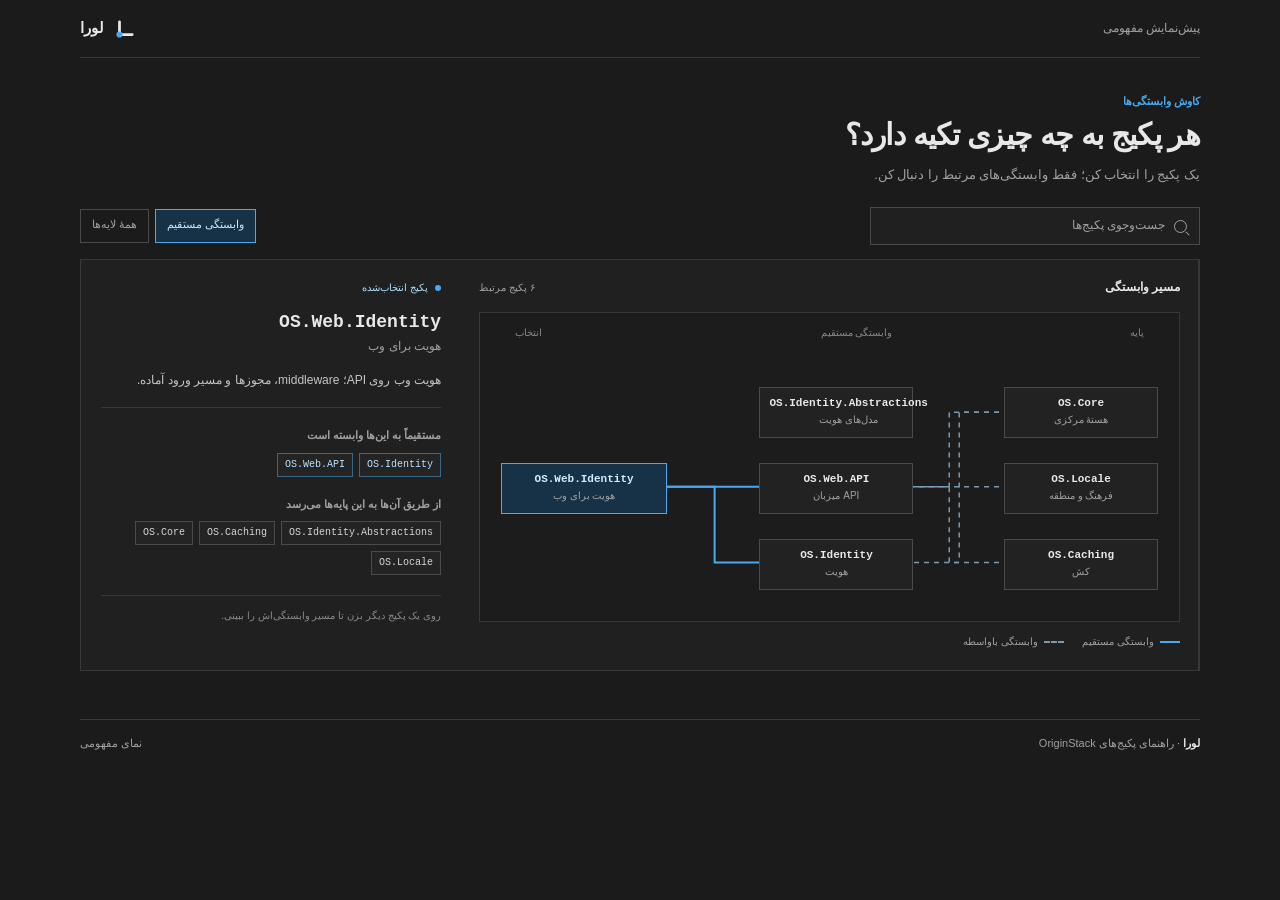
<file: reports/package-map-concept.html>
<!doctype html>
<html lang="fa" dir="rtl">
<head>
  <meta charset="utf-8">
  <meta name="viewport" content="width=device-width, initial-scale=1">
  <title>پیش‌نمایش مفهومی نقشهٔ وابستگی‌ها</title>
  <style>
    :root {
      color-scheme: dark;
      --bg: #1b1b1b;
      --panel: #202020;
      --panel-raised: #242424;
      --rule: #383838;
      --rule-strong: #4a4a4a;
      --text: #e8e8e8;
      --muted: #a0a0a0;
      --accent: #48a9ee;
      --accent-soft: #173247;
      --code: Consolas, "Cascadia Code", "Courier New", monospace;
      --sans: "Segoe UI", Tahoma, Arial, sans-serif;
    }

    * { box-sizing: border-box; }

    body {
      margin: 0;
      background: var(--bg);
      color: var(--text);
      font: 14px/1.65 var(--sans);
    }

    .page {
      width: min(100% - 40px, 1120px);
      margin-inline: auto;
    }

    .masthead {
      height: 58px;
      border-bottom: 1px solid var(--rule);
      display: flex;
      align-items: center;
      justify-content: space-between;
      color: var(--muted);
      font-size: 12px;
    }

    .brand {
      display: flex;
      align-items: center;
      gap: 10px;
      color: var(--text);
      font-size: 15px;
      font-weight: 700;
    }

    .brand-mark {
      width: 22px;
      height: 22px;
      flex: none;
    }

    main { padding-block: 34px 48px; }

    .eyebrow {
      margin: 0 0 5px;
      color: var(--accent);
      font-size: 11px;
      font-weight: 600;
    }

    h1 {
      margin: 0;
      font-size: clamp(22px, 3vw, 30px);
      line-height: 1.35;
      letter-spacing: -.025em;
    }

    .intro {
      margin: 8px 0 22px;
      color: var(--muted);
      font-size: 13px;
    }

    .toolbar {
      display: flex;
      align-items: center;
      justify-content: space-between;
      flex-wrap: wrap;
      gap: 10px;
      margin-bottom: 14px;
    }

    .search {
      width: min(100%, 330px);
      height: 38px;
      display: flex;
      align-items: center;
      gap: 9px;
      padding-inline: 12px;
      border: 1px solid var(--rule-strong);
      background: var(--panel);
      color: var(--muted);
      font-size: 12px;
    }

    .search-icon {
      width: 13px;
      height: 13px;
      border: 1.5px solid currentColor;
      border-radius: 50%;
      position: relative;
    }

    .search-icon::after {
      content: "";
      position: absolute;
      width: 5px;
      border-top: 1.5px solid currentColor;
      transform: rotate(45deg);
      inset-inline-start: -4px;
      bottom: -2px;
    }

    .filters { display: flex; gap: 6px; }

    .filter {
      min-height: 34px;
      padding: 5px 11px;
      border: 1px solid var(--rule-strong);
      background: transparent;
      color: var(--muted);
      font: inherit;
      font-size: 11px;
    }

    .filter.active {
      border-color: var(--accent);
      background: var(--accent-soft);
      color: #c7e8ff;
    }

    .workspace {
      display: grid;
      grid-template-columns: minmax(0, 1.65fr) minmax(260px, .85fr);
      border: 1px solid var(--rule);
      background: var(--panel);
    }

    .graph {
      min-width: 0;
      padding: 18px 18px 20px;
      border-inline-start: 1px solid var(--rule);
    }

    .graph-head {
      display: flex;
      align-items: center;
      justify-content: space-between;
      gap: 8px;
      margin-bottom: 14px;
    }

    .graph-head strong { font-size: 12px; }

    .graph-head span {
      color: var(--muted);
      font-size: 10px;
    }

    .graph-area {
      position: relative;
      min-height: 310px;
      overflow: hidden;
      border: 1px solid var(--rule);
      background-color: #1c1c1c;
      background-image: radial-gradient(#3b3b3b .7px, transparent .7px);
      background-size: 18px 18px;
    }

    .level {
      position: absolute;
      top: 12px;
      z-index: 2;
      color: #888;
      font-size: 10px;
    }

    .level.base { right: 5%; }
    .level.direct { right: 41%; }
    .level.selected { left: 5%; }

    .wires {
      position: absolute;
      inset: 0;
      width: 100%;
      height: 100%;
      pointer-events: none;
    }

    .wire {
      fill: none;
      stroke: #4a4a4a;
      stroke-width: 1.5;
      vector-effect: non-scaling-stroke;
    }

    .wire.direct { stroke: var(--accent); stroke-width: 2; }
    .wire.indirect { stroke: #7a9ab1; stroke-dasharray: 5 5; }

    .node {
      position: absolute;
      z-index: 1;
      width: 154px;
      min-height: 51px;
      display: grid;
      align-content: center;
      gap: 1px;
      padding: 6px 9px;
      border: 1px solid var(--rule-strong);
      background: #222;
      text-align: center;
    }

    .node code {
      color: var(--text);
      font: 600 11px/1.4 var(--code);
      direction: ltr;
    }

    .node small {
      color: var(--muted);
      font-size: 10px;
    }

    .node.core { right: 3%; top: 74px; }
    .node.locale { right: 3%; top: 150px; }
    .node.cache { right: 3%; top: 226px; }
    .node.identity-abstractions { right: 38%; top: 74px; }
    .node.web-api { right: 38%; top: 150px; }
    .node.identity { right: 38%; top: 226px; }

    .node.selected {
      width: 166px;
      left: 3%;
      top: 150px;
      border-color: var(--accent);
      background: var(--accent-soft);
    }

    .node.selected code { color: #d1edff; }

    .graph-foot {
      display: flex;
      flex-wrap: wrap;
      gap: 8px 18px;
      margin-top: 12px;
      color: var(--muted);
      font-size: 10px;
    }

    .key {
      display: inline-flex;
      align-items: center;
      gap: 6px;
    }

    .line {
      width: 20px;
      border-top: 2px solid var(--accent);
    }

    .line.dashed {
      border-color: #7a9ab1;
      border-top-style: dashed;
    }

    .details { padding: 20px; }

    .detail-top {
      display: flex;
      align-items: center;
      gap: 7px;
      margin-bottom: 13px;
      color: #a9dfff;
      font-size: 10px;
    }

    .dot {
      width: 6px;
      height: 6px;
      border-radius: 50%;
      background: var(--accent);
    }

    .details h2 {
      margin: 0;
      font: 700 18px/1.4 var(--code);
      direction: ltr;
      text-align: right;
    }

    .details .name {
      margin: 2px 0 12px;
      color: var(--muted);
      font-size: 12px;
    }

    .summary {
      margin: 0 0 18px;
      padding-bottom: 16px;
      border-bottom: 1px solid var(--rule);
      color: #c5c5c5;
      font-size: 12px;
      line-height: 1.9;
    }

    .relation + .relation { margin-top: 18px; }

    .relation h3 {
      margin: 0 0 8px;
      color: var(--muted);
      font-size: 11px;
      font-weight: 600;
    }

    .chips { display: flex; flex-wrap: wrap; gap: 6px; }

    .chip {
      padding: 4px 7px;
      border: 1px solid var(--rule-strong);
      background: var(--panel-raised);
      color: #d5d5d5;
      font: 10px/1.4 var(--code);
      direction: ltr;
    }

    .chip.direct {
      border-color: #376888;
      color: #b9e3ff;
    }

    .note {
      margin: 20px 0 0;
      padding-top: 12px;
      border-top: 1px solid var(--rule);
      color: #888;
      font-size: 10px;
    }

    .footer {
      display: flex;
      justify-content: space-between;
      padding-block: 14px;
      border-top: 1px solid var(--rule);
      color: var(--muted);
      font-size: 11px;
    }

    .footer b { color: var(--text); }

    @media (max-width: 720px) {
      .page { width: min(100% - 28px, 540px); }
      main { padding-block: 24px 32px; }
      .workspace { grid-template-columns: 1fr; }
      .graph {
        border-inline-start: 0;
        border-bottom: 1px solid var(--rule);
        padding: 14px;
      }
      .graph-area { min-height: 286px; }
      .node { width: 124px; }
      .node.selected { width: 140px; }
      .node.identity-abstractions,
      .node.web-api,
      .node.identity { right: 36%; }
      .node.selected { left: 2%; }
      .details { padding: 18px; }
      .toolbar { align-items: flex-start; }
      .search { width: 100%; }
      .footer { gap: 12px; }
    }

    @media (max-width: 420px) {
      .page { width: min(100% - 22px, 380px); }
      .graph { padding: 10px; }
      .graph-area { min-height: 270px; }
      .node { width: 105px; min-height: 46px; padding: 5px; }
      .node code { font-size: 9px; }
      .node small { font-size: 9px; }
      .node.identity-abstractions,
      .node.web-api,
      .node.identity { right: 35%; }
      .node.selected { width: 112px; left: 1%; }
      .level { font-size: 9px; }
      .footer { font-size: 10px; }
    }
  </style>
</head>
<body>
  <header class="masthead page">
    <span>پیش‌نمایش مفهومی</span>
    <div class="brand">
      <svg class="brand-mark" viewBox="0 0 64 64" aria-hidden="true">
        <path d="M16 11V48H53" fill="none" stroke="currentColor" stroke-width="8" stroke-linecap="round" stroke-linejoin="round"></path>
        <circle cx="16" cy="48" r="9" fill="var(--accent)"></circle>
      </svg>
      <span>لورا</span>
    </div>
  </header>

  <main class="page">
    <p class="eyebrow">کاوش وابستگی‌ها</p>
    <h1>هر پکیج به چه چیزی تکیه دارد؟</h1>
    <p class="intro">یک پکیج را انتخاب کن؛ فقط وابستگی‌های مرتبط را دنبال کن.</p>

    <div class="toolbar">
      <div class="search"><span class="search-icon" aria-hidden="true"></span><span>جست‌وجوی پکیج‌ها</span></div>
      <div class="filters" aria-label="فیلتر رابطه">
        <span class="filter active">وابستگی مستقیم</span>
        <span class="filter">همهٔ لایه‌ها</span>
      </div>
    </div>

    <section class="workspace" aria-label="نقشهٔ وابستگی OS.Web.Identity">
      <div class="graph">
        <div class="graph-head">
          <strong>مسیر وابستگی</strong>
          <span>۶ پکیج مرتبط</span>
        </div>

        <div class="graph-area" dir="ltr">
          <span class="level base">پایه</span>
          <span class="level direct">وابستگی مستقیم</span>
          <span class="level selected">انتخاب</span>

          <svg class="wires" viewBox="0 0 700 310" preserveAspectRatio="none" aria-hidden="true">
            <path class="wire indirect" d="M610 100 H470 V175 H350" />
            <path class="wire indirect" d="M610 175 H350" />
            <path class="wire indirect" d="M610 251 H470 V175 H350" />
            <path class="wire indirect" d="M610 100 H480 V251 H350" />
            <path class="wire direct" d="M350 175 H235 V175 H155" />
            <path class="wire direct" d="M350 251 H235 V175 H155" />
          </svg>

          <div class="node core"><code>OS.Core</code><small>هستهٔ مرکزی</small></div>
          <div class="node locale"><code>OS.Locale</code><small>فرهنگ و منطقه</small></div>
          <div class="node cache"><code>OS.Caching</code><small>کش</small></div>
          <div class="node identity-abstractions"><code>OS.Identity.Abstractions</code><small>مدل‌های هویت</small></div>
          <div class="node web-api"><code>OS.Web.API</code><small>میزبان API</small></div>
          <div class="node identity"><code>OS.Identity</code><small>هویت</small></div>
          <div class="node selected"><code>OS.Web.Identity</code><small>هویت برای وب</small></div>
        </div>

        <div class="graph-foot">
          <span class="key"><i class="line"></i>وابستگی مستقیم</span>
          <span class="key"><i class="line dashed"></i>وابستگی باواسطه</span>
        </div>
      </div>

      <aside class="details">
        <div class="detail-top"><i class="dot"></i><span>پکیج انتخاب‌شده</span></div>
        <h2>OS.Web.Identity</h2>
        <p class="name">هویت برای وب</p>
        <p class="summary">هویت وب روی API؛ middleware، مجوزها و مسیر ورود آماده.</p>

        <div class="relation">
          <h3>مستقیماً به این‌ها وابسته است</h3>
          <div class="chips">
            <span class="chip direct">OS.Identity</span>
            <span class="chip direct">OS.Web.API</span>
          </div>
        </div>

        <div class="relation">
          <h3>از طریق آن‌ها به این پایه‌ها می‌رسد</h3>
          <div class="chips">
            <span class="chip">OS.Identity.Abstractions</span>
            <span class="chip">OS.Caching</span>
            <span class="chip">OS.Core</span>
            <span class="chip">OS.Locale</span>
          </div>
        </div>

        <p class="note">روی یک پکیج دیگر بزن تا مسیر وابستگی‌اش را ببینی.</p>
      </aside>
    </section>
  </main>

  <footer class="footer page">
    <span><b>لورا</b> · راهنمای پکیج‌های OriginStack</span>
    <span>نمای مفهومی</span>
  </footer>
</body>
</html>
</file>
